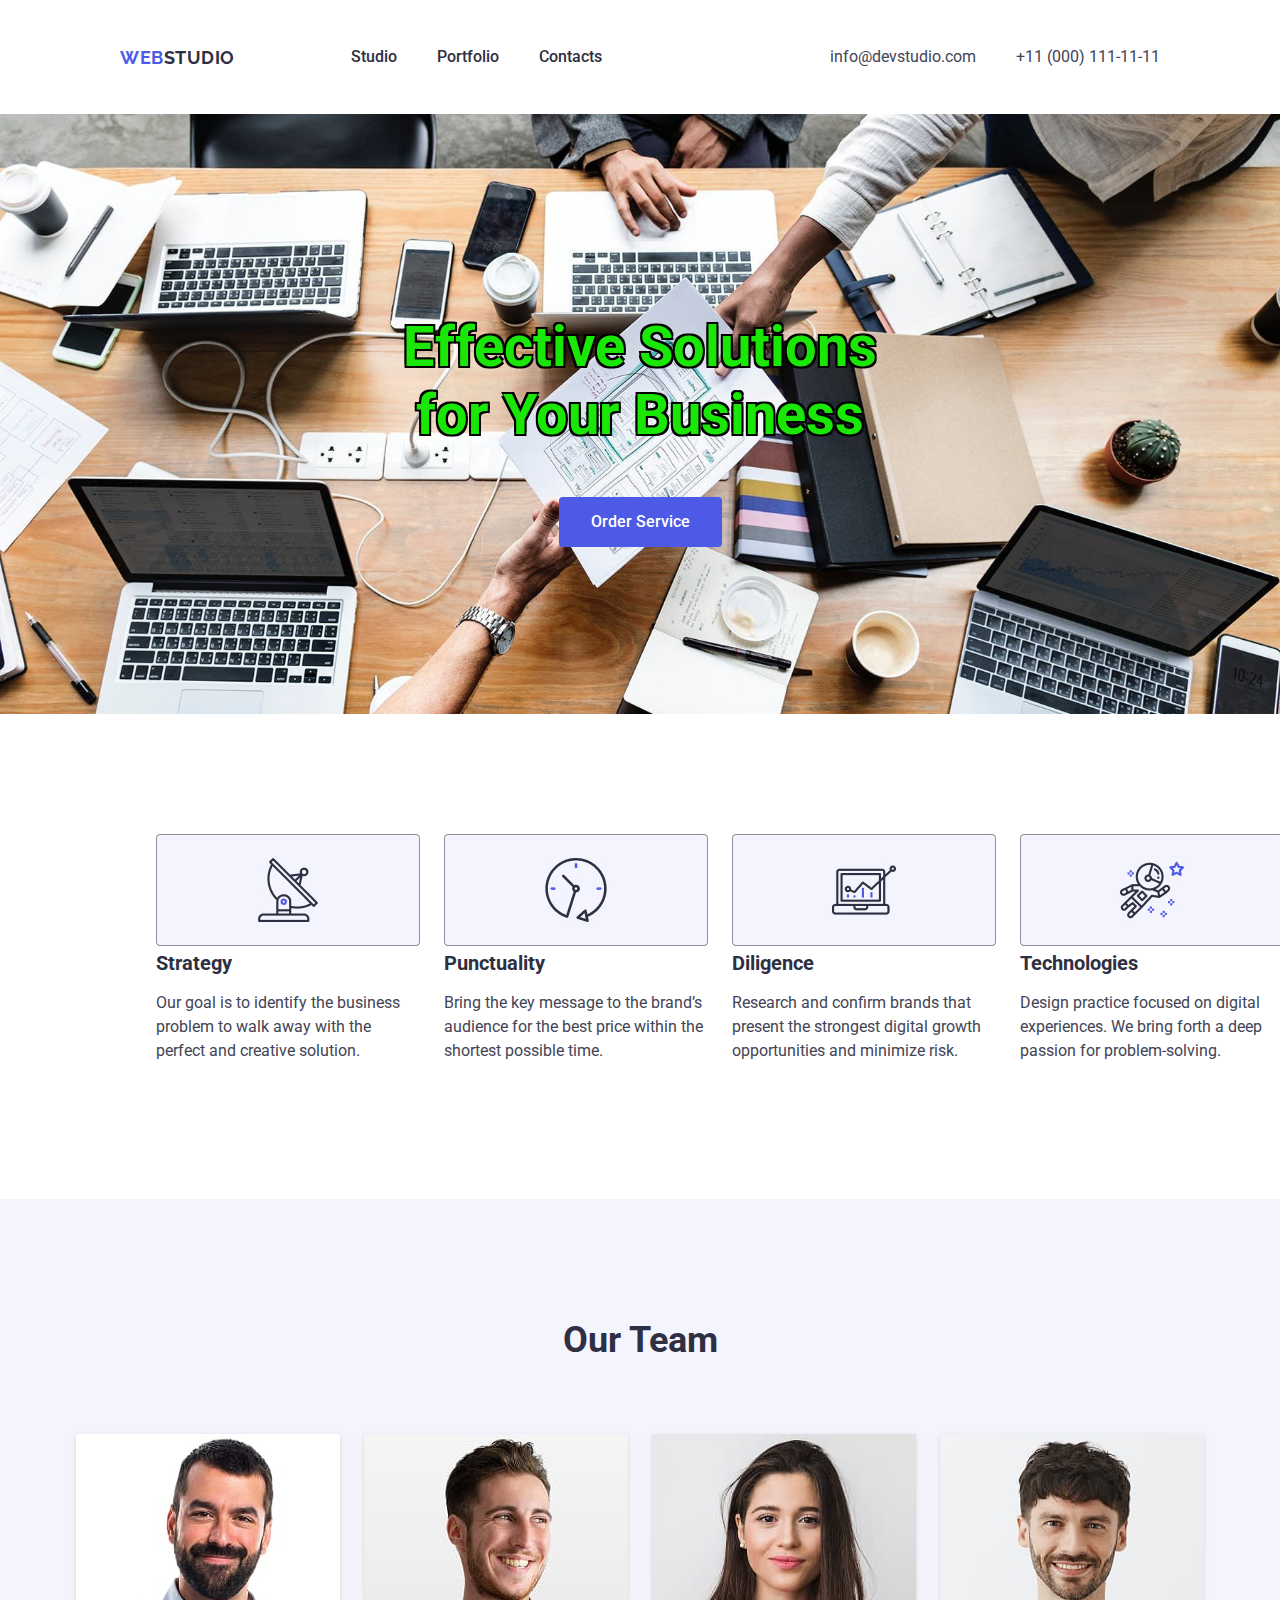
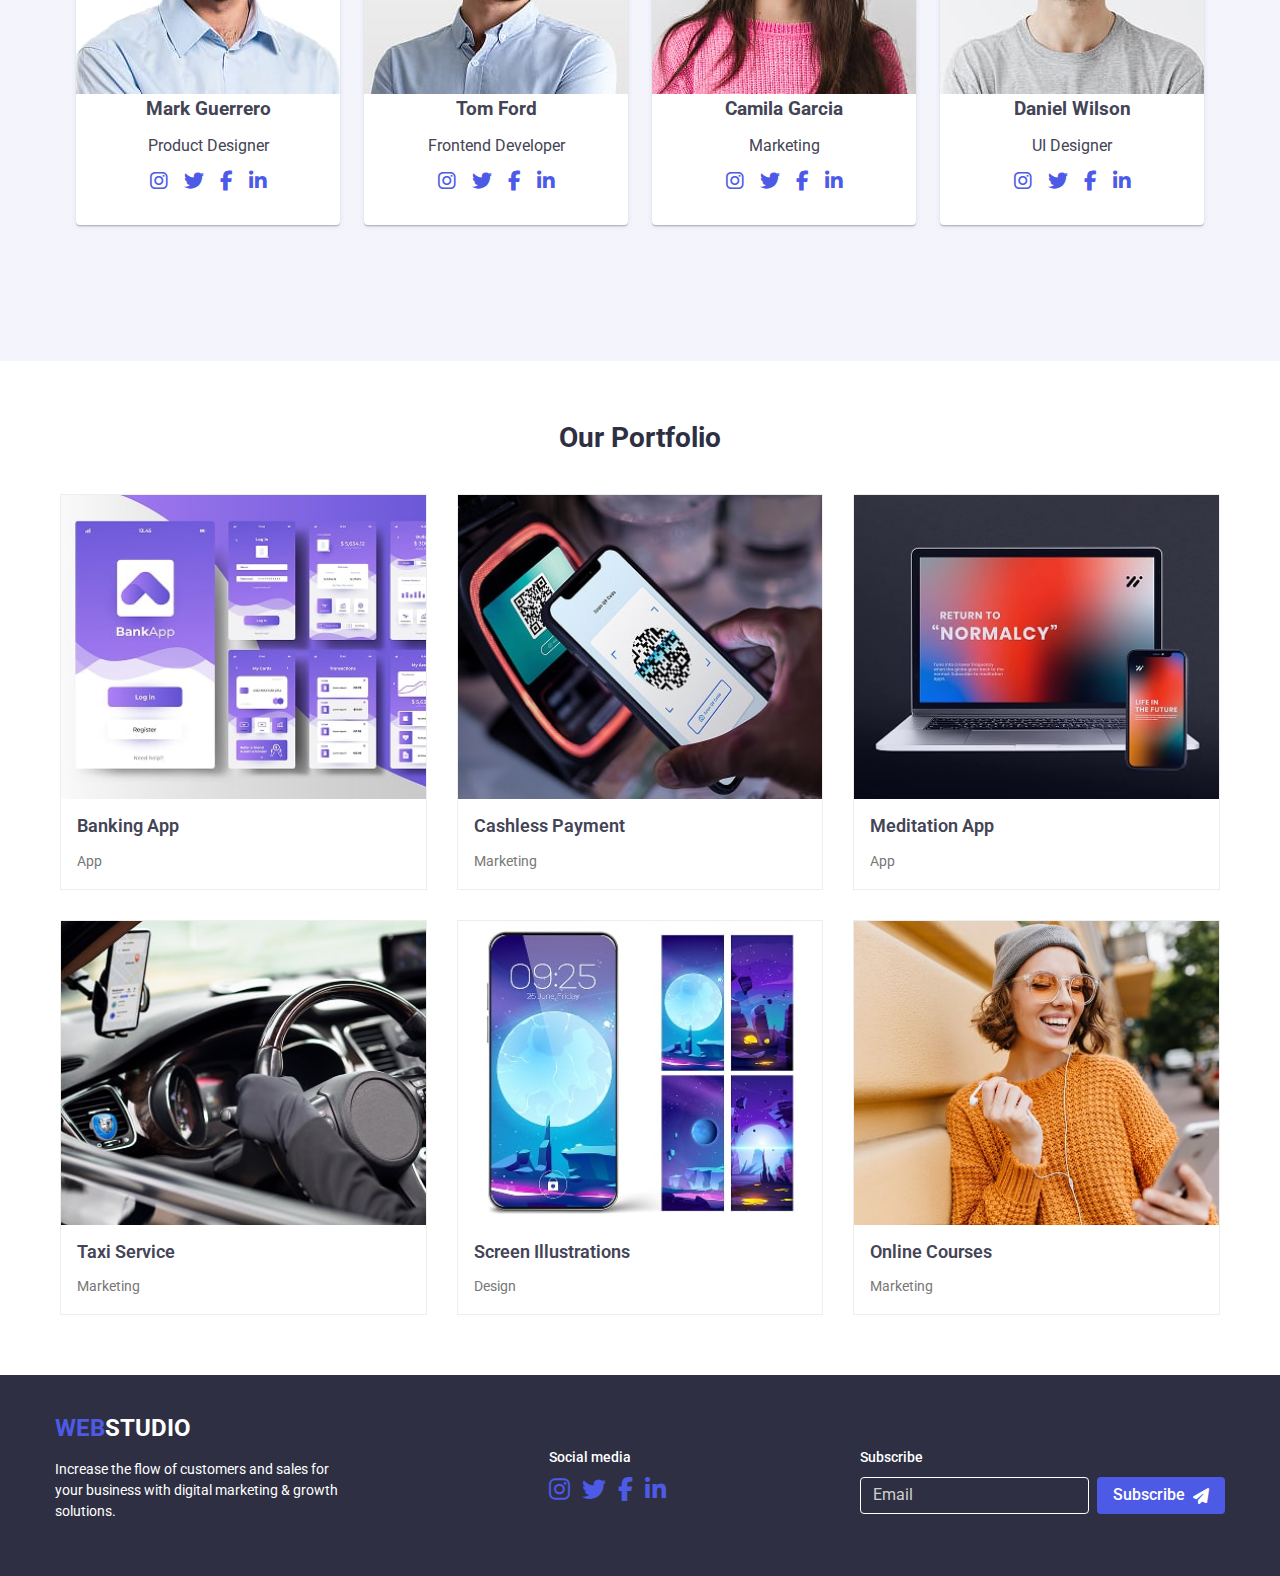
<file: docs/index.html>
<!DOCTYPE html>
<html lang="en">

<head>
    <meta charset="UTF-8" />
    <meta name="viewport" content="width=device-width, initial-scale=1.0" />
    <title>WebStudio</title>
    <link rel="stylesheet" href="https://cdnjs.cloudflare.com/ajax/libs/modern-normalize/3.0.1/modern-normalize.css"
        integrity="sha512-..." crossorigin="anonymous" referrerpolicy="no-referrer" />

    <link href="https://fonts.googleapis.com/css2?family=Raleway:wght@700&family=Roboto:wght@400;500;700&display=swap"
        rel="stylesheet">
    <link rel="stylesheet" href="https://cdnjs.cloudflare.com/ajax/libs/font-awesome/6.5.0/css/all.min.css">
    <link rel="stylesheet" href="css/styles.css" />

</head>

<body>
    <header class="header">

        <nav class="nav">
            <a href="./index.html" class="logo-top">WEB<span class="logo-accent">STUDIO</span></a>

            <ul class="nav-list">
                <li><a href="./index.html" class="nav-link">Studio</a></li>
                <li><a href="portfolio.html" class="nav-link">Portfolio</a></li>
                <li><a href="contacts.html" class="nav-link">Contacts</a></li>
            </ul>

        </nav>
        <address>
            <ul class="contacts">
                <li>
                    <a href="mailto:info@devstudio.com" class="contact-link">info@devstudio.com</a>
                </li>
                <li>
                    <a href="tel:+110001111111" class="contact-link">+11 (000) 111-11-11</a>
                </li>
            </ul>
        </address>
    </header>

    <main>
        <section class="hero">
            <img class="hero-bg" src="images/hero-image.jpg" alt="hero_background" />
            <h1 class="hero-title">Effective Solutions <br>for Your Business</h1>
            <button class="hero-button" type="button">Order Service</button>
        </section>

        <section class="advantages-section">
            <h2 hidden>Our Advantages</h2>
            <ul class="advantages-list">
                <li class="advantages-item">
                    <img src="images/Icon-1.jpg" width="264" alt="Strategy" />
                    <h3 class="advantages-title">Strategy</h3>
                    <p class="advantages-text">
                        Our goal is to identify the business problem to walk away with the
                        perfect and creative solution.
                    </p>
                </li>
                <li class="advantages-item">
                    <img src="images/Icon-2.jpg" width="264" alt="Punctuality" />
                    <h3 class="advantages-title">Punctuality</h3>
                    <p class="advantages-text">
                        Bring the key message to the brand’s audience for the best price
                        within the shortest possible time.
                    </p>
                </li>
                <li class="advantages-item">
                    <img src="images/Icon-3.jpg" width="264" alt="Diligence" />
                    <h3 class="advantages-title">Diligence</h3>
                    <p class="advantages-text">
                        Research and confirm brands that present the strongest digital
                        growth opportunities and minimize risk.
                    </p>
                </li>
                <li class="advantages-item">
                    <img src="images/Icon-4.jpg" width="264" alt="Technologies" />
                    <h3 class="advantages-title">Technologies</h3>
                    <p class="advantages-text">
                        Design practice focused on digital experiences. We bring forth a
                        deep passion for problem-solving.
                    </p>
                </li>
            </ul>
        </section>

        <section class="team-section">
            <h2>Our Team</h2>
            <ul class="team-list">
                <li class="team-card">
                    <img src="images/mark-guerrero.jpg" width="264" alt="Mark Guerrero smiling" />
                    <h3>Mark Guerrero</h3>
                    <p>Product Designer</p>
                    <ul class="team-social">
                        <li><a href="https://www.instagram.com/"><i class="fab fa-instagram"></i></a></li>
                        <li><a href="https://x.com/?lang=uk"><i class="fab fa-twitter"></i></a></li>
                        <li><a href="https://www.facebook.com/"><i class="fab fa-facebook-f"></i></a></li>
                        <li><a href="https://ua.linkedin.com/"><i class="fab fa-linkedin-in"></i></a></li>
                    </ul>
                </li>

                <li class="team-card">
                    <img src="images/tom-ford.jpg" width="264" alt="Tom Ford smiling" />
                    <h3>Tom Ford</h3>
                    <p>Frontend Developer</p>
                    <ul class="team-social">
                        <li><a href="https://www.instagram.com/"><i class="fab fa-instagram"></i></a></li>
                        <li><a href="https://x.com/?lang=uk"><i class="fab fa-twitter"></i></a></li>
                        <li><a href="https://www.facebook.com/"><i class="fab fa-facebook-f"></i></a></li>
                        <li><a href="https://ua.linkedin.com/"><i class="fab fa-linkedin-in"></i></a></li>
                    </ul>
                </li>

                <li class="team-card">
                    <img src="images/camila-garcia.jpg" width="264" alt="Camila Garcia smiling" />
                    <h3>Camila Garcia</h3>
                    <p>Marketing</p>
                    <ul class="team-social">
                        <li><a href="https://www.instagram.com/"><i class="fab fa-instagram"></i></a></li>
                        <li><a href="https://x.com/?lang=uk"><i class="fab fa-twitter"></i></a></li>
                        <li><a href="https://www.facebook.com/"><i class="fab fa-facebook-f"></i></a></li>
                        <li><a href="https://ua.linkedin.com/"><i class="fab fa-linkedin-in"></i></a></li>
                    </ul>
                </li>

                <li class="team-card">
                    <img src="images/daniel-wilson.jpg" width="264" alt="Daniel Wilson smiling" />
                    <h3>Daniel Wilson</h3>
                    <p>UI Designer</p>
                    <ul class="team-social">
                        <li><a href="https://www.instagram.com/"><i class="fab fa-instagram"></i></a></li>
                        <li><a href="https://x.com/?lang=uk"><i class="fab fa-twitter"></i></a></li>
                        <li><a href="https://www.facebook.com/"><i class="fab fa-facebook-f"></i></a></li>
                        <li><a href="https://ua.linkedin.com/"><i class="fab fa-linkedin-in"></i></a></li>
                    </ul>
                </li>
            </ul>

        </section>

        <section class="portfolio-section">
            <h2 class="portfolio-title">Our Portfolio</h2>
            <ul class="portfolio-list">
                <li class="portfolio-item">
                    <img src="images/banking-app.jpg" alt="Banking App" />
                    <h3 class="portfolio-name">Banking App</h3>
                    <p class="portfolio-category">App</p>
                </li>
                <li class="portfolio-item">
                    <img src="images/cashless-payment.jpg" alt="Cashless Payment" />
                    <h3 class="portfolio-name">Cashless Payment</h3>
                    <p class="portfolio-category">Marketing</p>
                </li>
                <li class="portfolio-item">
                    <img src="images/meditation-app.jpg" alt="Meditation App" />
                    <h3 class="portfolio-name">Meditation App</h3>
                    <p class="portfolio-category">App</p>
                </li>
                <li class="portfolio-item">
                    <img src="images/taxi-service.jpg" alt="Taxi Service" />
                    <h3 class="portfolio-name">Taxi Service</h3>
                    <p class="portfolio-category">Marketing</p>
                </li>
                <li class="portfolio-item">
                    <img src="images/screen-illustrations.jpg" alt="Screen Illustrations" />
                    <h3 class="portfolio-name">Screen Illustrations</h3>
                    <p class="portfolio-category">Design</p>
                </li>
                <li class="portfolio-item">
                    <img src="images/online-courses.jpg" alt="Online Courses" />
                    <h3 class="portfolio-name">Online Courses</h3>
                    <p class="portfolio-category">Marketing</p>
                </li>
            </ul>
        </section>

    </main>

    <footer class="footer">
        <section class="footer-container">

            <section class="footer-logo">
                <a href="#" class="logo"><span class="logo-blue">WEB</span>STUDIO</a>
                <p class="footer-text">
                    Increase the flow of customers and sales for your business with digital marketing & growth
                    solutions.
                </p>
            </section>

            <section class="footer-social">
                <p class="footer-title">Social media</p>
                <ul class="social-list">
                    <li><a href="https://www.instagram.com/"><i class="fab fa-instagram"></i></a></li>
                    <li><a href="https://x.com/?lang=uk"><i class="fab fa-twitter"></i></a></li>
                    <li><a href="https://www.facebook.com/"><i class="fab fa-facebook-f"></i></a></li>
                    <li><a href="https://ua.linkedin.com/"><i class="fab fa-linkedin-in"></i></a></li>
                </ul>
            </section>

            <section class="footer-subscribe">
                <p class="footer-title">Subscribe</p>
                <form class="subscribe-form">
                    <input type="email" name="email" placeholder="Email" required>
                    <button type="submit">
                        Subscribe
                        <i class="fas fa-paper-plane"></i>
                    </button>
                </form>
            </section>

        </section>
    </footer>

</body>

</html>
</file>
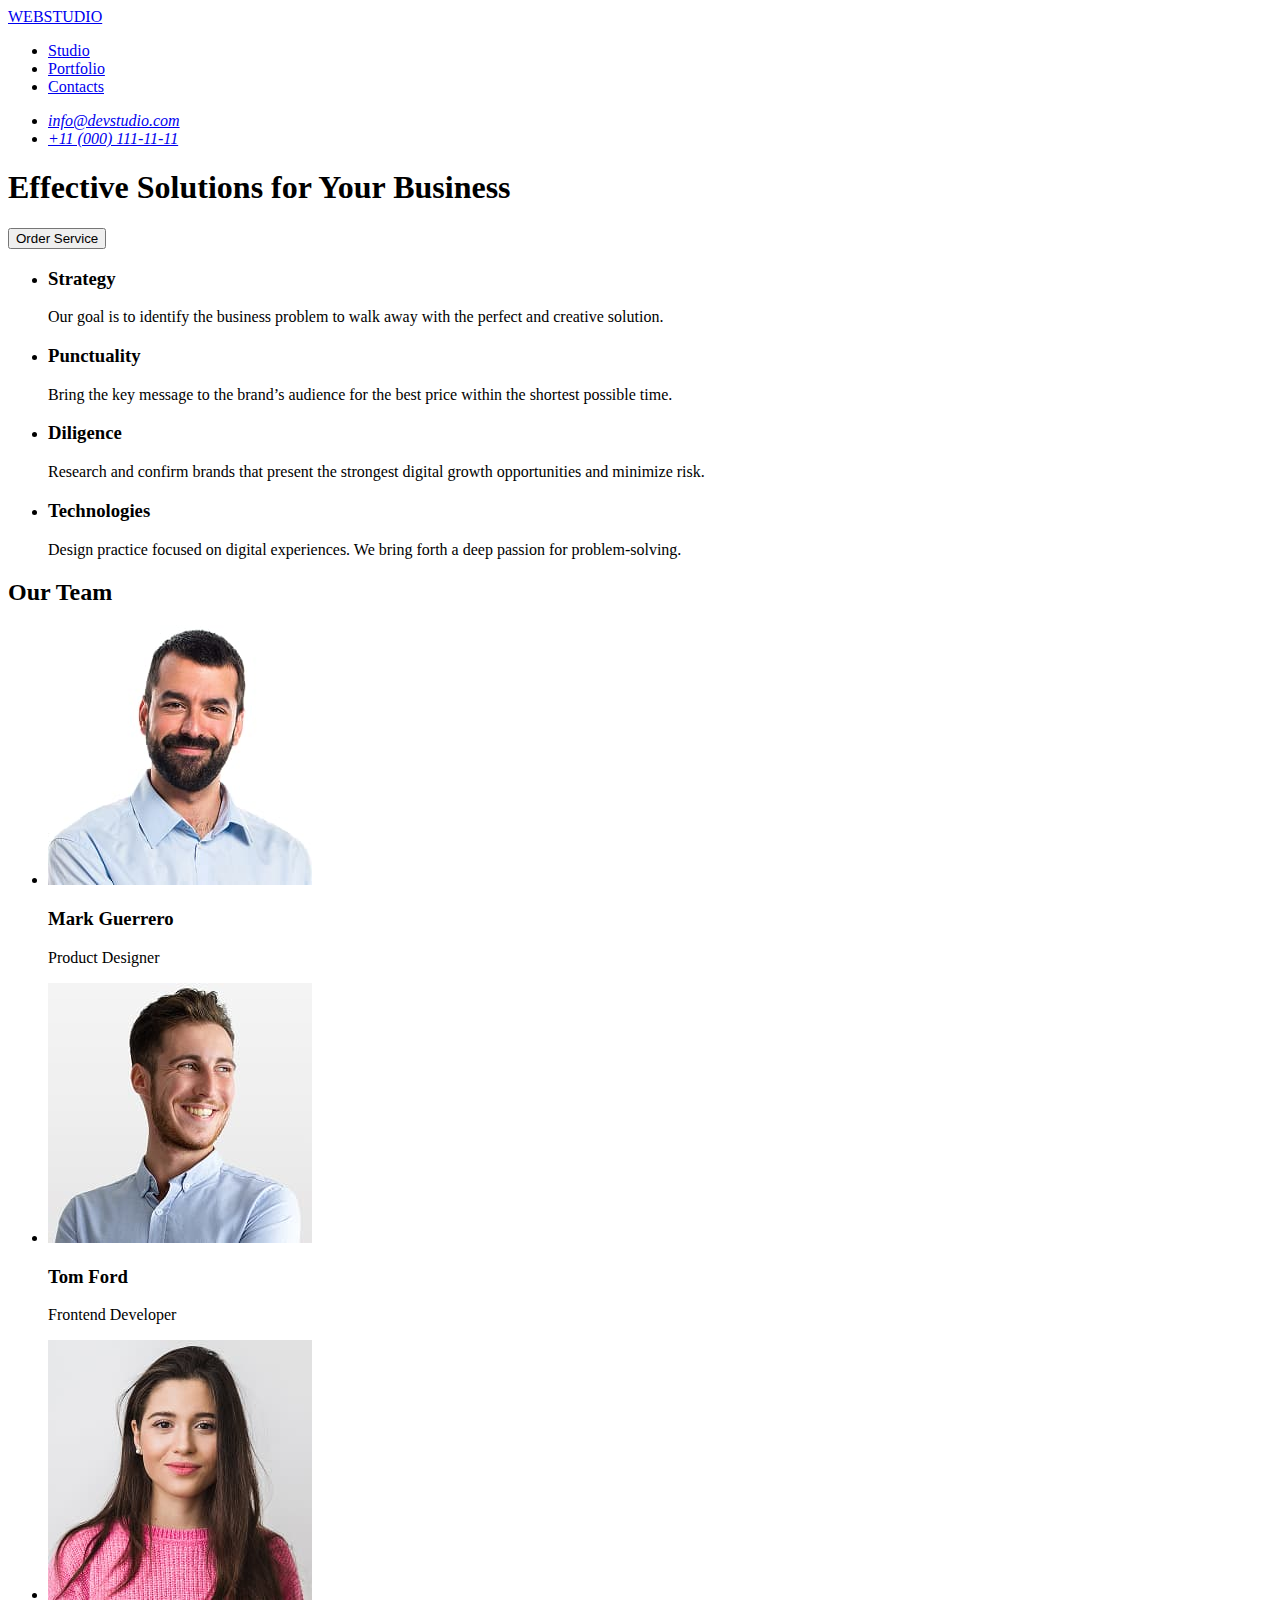
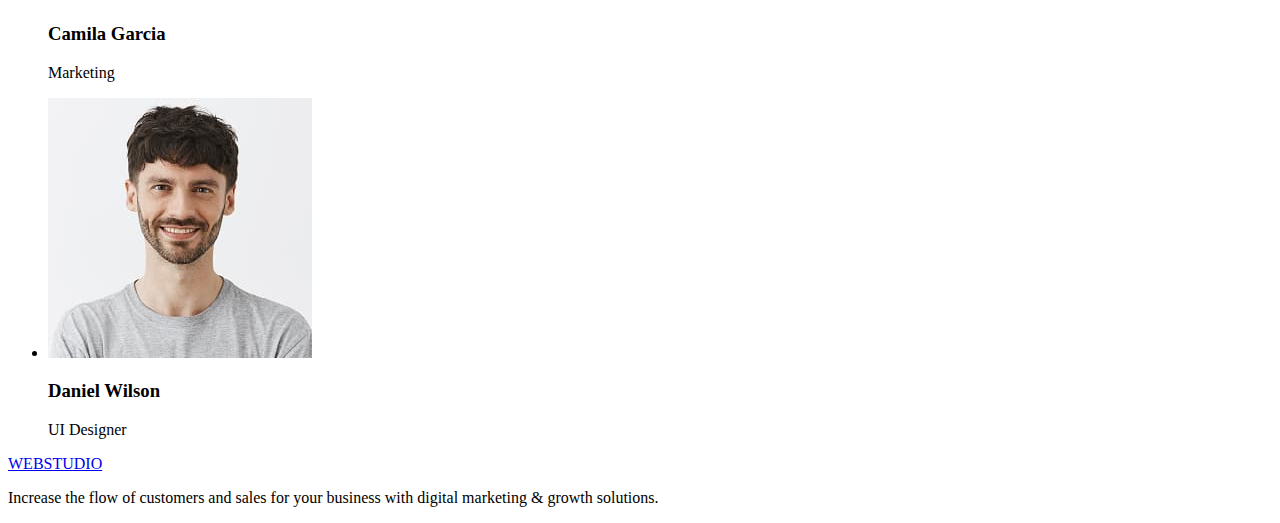
<file: WEBSTUDIO 1/index.html>
<!DOCTYPE html>
<html lang="en">

<head>
    <meta charset="UTF-8" />
    <meta name="viewport" content="width=device-width, initial-scale=1.0" />
    <title>WebStudio</title>
</head>

<body>
    <header>

        <nav>
            <a href="./index.html">WEBSTUDIO</a>
            <ul>
                <li><a href="#">Studio</a></li>
                <li><a href="#">Portfolio</a></li>
                <li><a href="#">Contacts</a></li>
            </ul>
        </nav>
        <address>
            <ul>
                <li>
                    <a href="mailto:info@devstudio.com">info@devstudio.com</a>
                </li>
                <li>
                    <a href="tel:+110001111111">+11 (000) 111-11-11</a>
                </li>
            </ul>
        </address>
    </header>

    <main>
        <section>
            <h1>Effective Solutions for Your Business</h1>
            <button type="button">Order Service</button>
        </section>

        <section>
            <h2 hidden>Our Advantages</h2>
            <ul>
                <li>
                    <h3>Strategy</h3>
                    <p>
                        Our goal is to identify the business problem to walk away with the
                        perfect and creative solution.
                    </p>
                </li>
                <li>
                    <h3>Punctuality</h3>
                    <p>
                        Bring the key message to the brand’s audience for the best price
                        within the shortest possible time.
                    </p>
                </li>
                <li>
                    <h3>Diligence</h3>
                    <p>
                        Research and confirm brands that present the strongest digital
                        growth opportunities and minimize risk.
                    </p>
                </li>
                <li>
                    <h3>Technologies</h3>
                    <p>
                        Design practice focused on digital experiences. We bring forth a
                        deep passion for problem-solving.
                    </p>
                </li>
            </ul>
        </section>

        <section>
            <h2>Our Team</h2>
            <ul>
                <li>
                    <img src="images/mark-guerrero.jpg" width="264" alt="Mark Guerrero smiling" />
                    <h3>Mark Guerrero</h3>
                    <p>Product Designer</p>
                </li>
                <li>
                    <img src="images/tom-ford.jpg" width="264" alt="Tom Ford smiling" />
                    <h3>Tom Ford</h3>
                    <p>Frontend Developer</p>
                </li>
                <li>
                    <img src="images/camila-garcia.jpg" width="264" alt="Camila Garcia smiling" />
                    <h3>Camila Garcia</h3>
                    <p>Marketing</p>
                </li>
                <li>
                    <img src="images/daniel-wilson.jpg" width="264" alt="Daniel Wilson smiling" />
                    <h3>Daniel Wilson</h3>
                    <p>UI Designer</p>
                </li>
            </ul>
        </section>
    </main>

    <footer>
        <a href="./index.html">WEBSTUDIO</a>
        <p>
            Increase the flow of customers and sales for your business with digital
            marketing & growth solutions.
        </p>
    </footer>
</body>

</html>
</file>
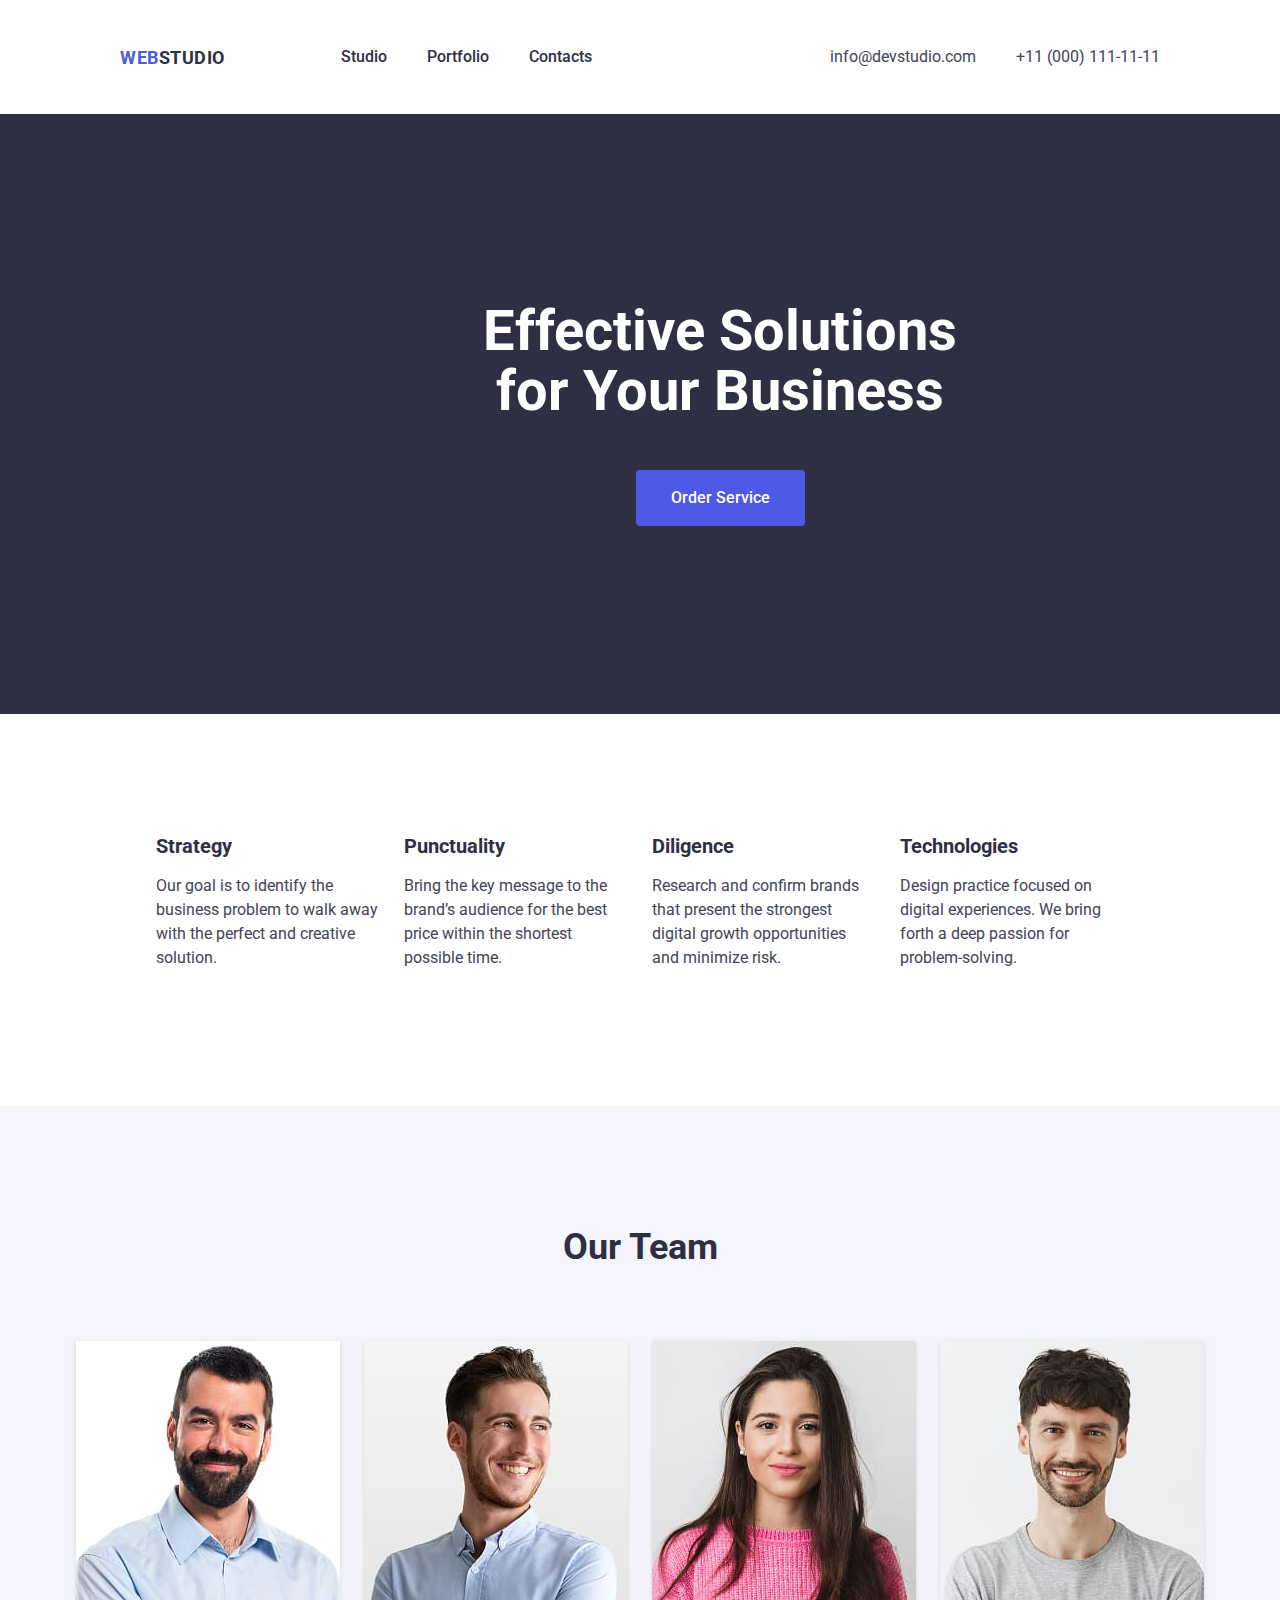
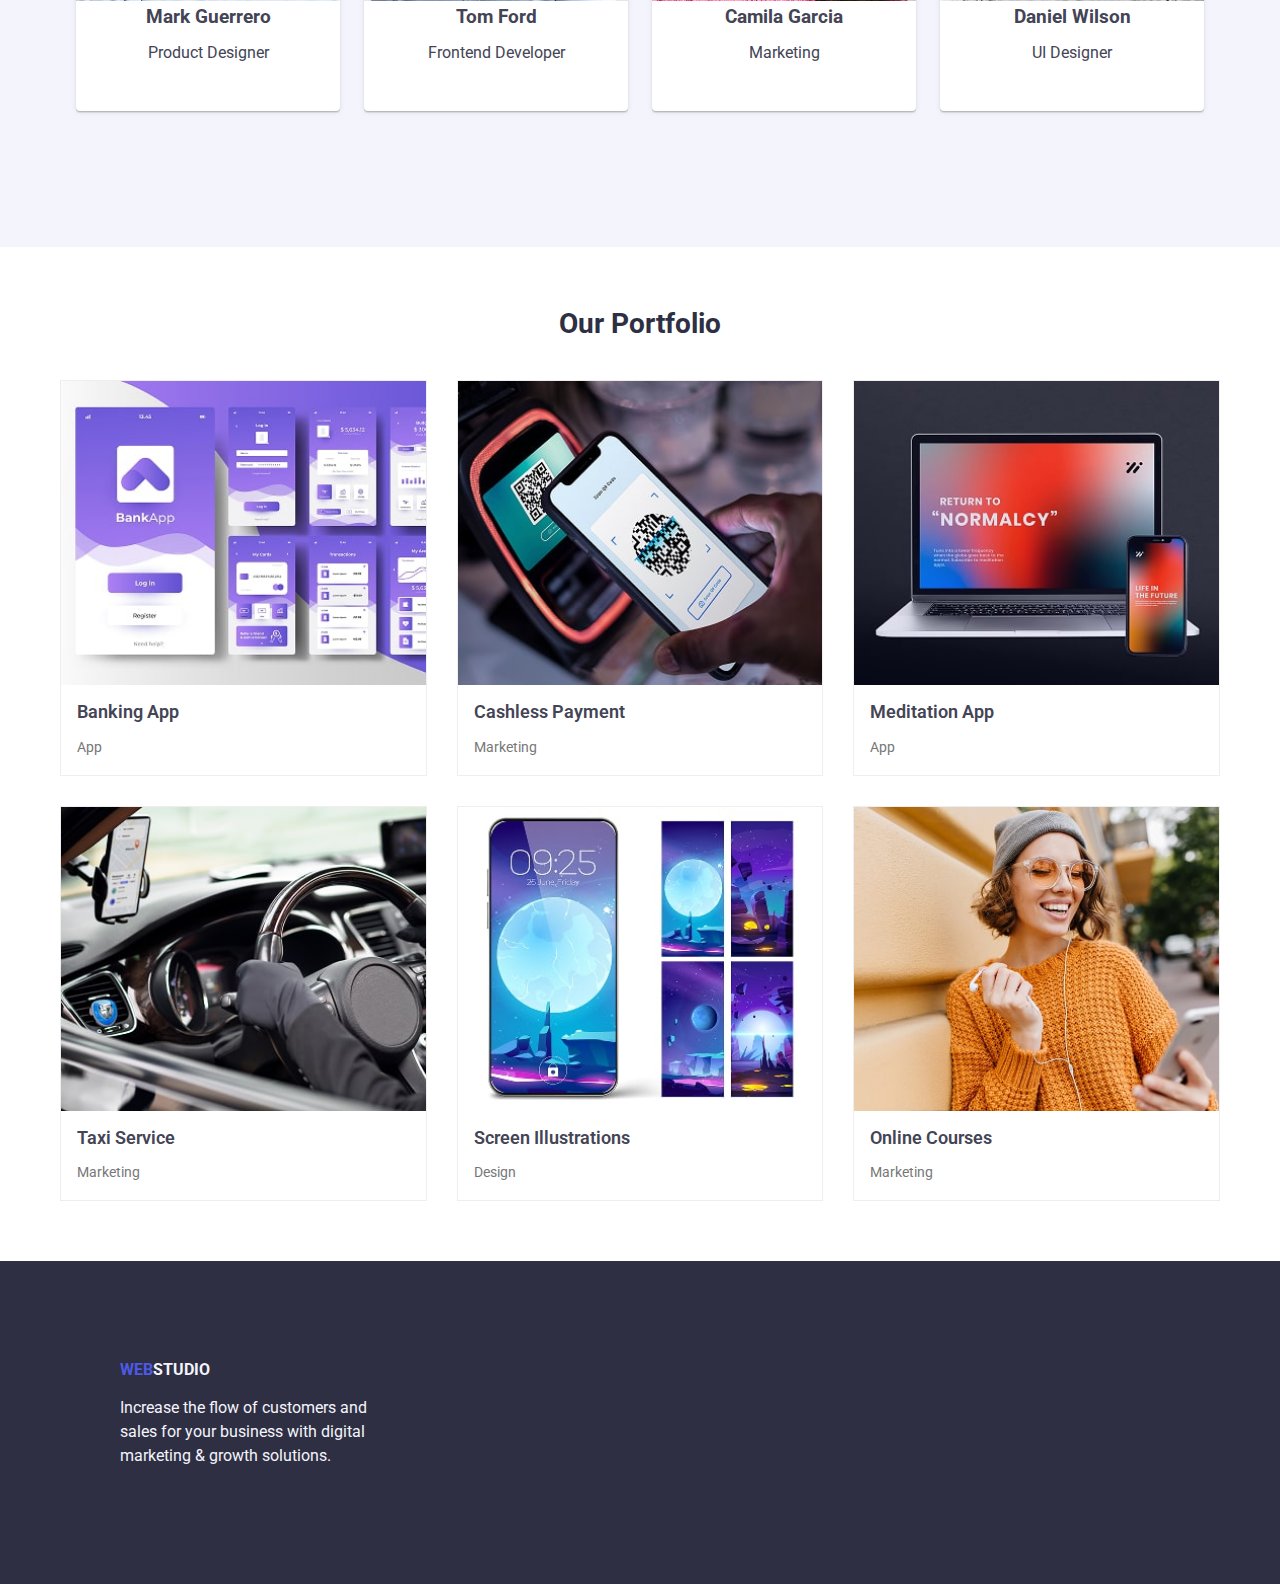
<file: WEBSTUDIO 2/index.html>
<!DOCTYPE html>
<html lang="en">

<head>
    <meta charset="UTF-8" />
    <meta name="viewport" content="width=device-width, initial-scale=1.0" />
    <title>WebStudio</title>
    <link rel="stylesheet" href="https://cdnjs.cloudflare.com/ajax/libs/modern-normalize/3.0.1/modern-normalize.css"
        integrity="sha512-..." crossorigin="anonymous" referrerpolicy="no-referrer" />

    <link href="https://fonts.googleapis.com/css2?family=Raleway:wght@700&family=Roboto:wght@400;500;700&display=swap"
        rel="stylesheet">
    <link rel="stylesheet" href="css/styles.css" />
</head>

<body>
    <header class="header">

        <nav class="nav">
            <a href="./index.html" class="logo">WEB<span class="logo-accent">STUDIO</span></a>
            <ul class="nav-list">
                <li><a href="#" class="nav-link">Studio</a></li>
                <li><a href="#" class="nav-link">Portfolio</a></li>
                <li><a href="#" class="nav-link">Contacts</a></li>
            </ul>
        </nav>
        <address>
            <ul class="contacts">
                <li>
                    <a href="mailto:info@devstudio.com" class="contact-link">info@devstudio.com</a>
                </li>
                <li>
                    <a href="tel:+110001111111" class="contact-link">+11 (000) 111-11-11</a>
                </li>
            </ul>
        </address>
    </header>

    <main>
        <section class="hero">
            <h1 class="hero-title">Effective Solutions for Your Business</h1>
            <button class="hero-button" type="button">Order Service</button>
        </section>

        <section class="advantages-section">
            <h2 hidden>Our Advantages</h2>
            <ul class="advantages-list">
                <li class="advantages-item">
                    <h3 class="advantages-title">Strategy</h3>
                    <p class="advantages-text">
                        Our goal is to identify the business problem to walk away with the
                        perfect and creative solution.
                    </p>
                </li>
                <li class="advantages-item">
                    <h3 class="advantages-title">Punctuality</h3>
                    <p class="advantages-text">
                        Bring the key message to the brand’s audience for the best price
                        within the shortest possible time.
                    </p>
                </li>
                <li class="advantages-item">
                    <h3 class="advantages-title">Diligence</h3>
                    <p class="advantages-text">
                        Research and confirm brands that present the strongest digital
                        growth opportunities and minimize risk.
                    </p>
                </li>
                <li class="advantages-item">
                    <h3 class="advantages-title">Technologies</h3>
                    <p class="advantages-text">
                        Design practice focused on digital experiences. We bring forth a
                        deep passion for problem-solving.
                    </p>
                </li>
            </ul>
        </section>

        <section class="team-section">
            <h2>Our Team</h2>
            <ul class="team-list">
                <li class="team-card">
                    <img src="images/mark-guerrero.jpg" width="264" alt="Mark Guerrero smiling" />
                    <h3>Mark Guerrero</h3>
                    <p>Product Designer</p>
                </li>
                <li class="team-card">
                    <img src="images/tom-ford.jpg" width="264" alt="Tom Ford smiling" />
                    <h3>Tom Ford</h3>
                    <p>Frontend Developer</p>
                </li>
                <li class="team-card">
                    <img src="images/camila-garcia.jpg" width="264" alt="Camila Garcia smiling" />
                    <h3>Camila Garcia</h3>
                    <p>Marketing</p>
                </li>
                <li class="team-card">
                    <img src="images/daniel-wilson.jpg" width="264" alt="Daniel Wilson smiling" />
                    <h3>Daniel Wilson</h3>
                    <p>UI Designer</p>
                </li>
            </ul>
        </section>

        <section class="portfolio-section">
            <h2 class="portfolio-title">Our Portfolio</h2>
            <ul class="portfolio-list">
                <li class="portfolio-item">
                    <img src="images/banking-app.jpg" alt="Banking App" />
                    <h3 class="portfolio-name">Banking App</h3>
                    <p class="portfolio-category">App</p>
                </li>
                <li class="portfolio-item">
                    <img src="images/cashless-payment.jpg" alt="Cashless Payment" />
                    <h3 class="portfolio-name">Cashless Payment</h3>
                    <p class="portfolio-category">Marketing</p>
                </li>
                <li class="portfolio-item">
                    <img src="images/meditation-app.jpg" alt="Meditation App" />
                    <h3 class="portfolio-name">Meditation App</h3>
                    <p class="portfolio-category">App</p>
                </li>
                <li class="portfolio-item">
                    <img src="images/taxi-service.jpg" alt="Taxi Service" />
                    <h3 class="portfolio-name">Taxi Service</h3>
                    <p class="portfolio-category">Marketing</p>
                </li>
                <li class="portfolio-item">
                    <img src="images/screen-illustrations.jpg" alt="Screen Illustrations" />
                    <h3 class="portfolio-name">Screen Illustrations</h3>
                    <p class="portfolio-category">Design</p>
                </li>
                <li class="portfolio-item">
                    <img src="images/online-courses.jpg" alt="Online Courses" />
                    <h3 class="portfolio-name">Online Courses</h3>
                    <p class="portfolio-category">Marketing</p>
                </li>
            </ul>
        </section>

    </main>

    <footer class="footer">
        <a href="./index.html" class="footer-logo">WEB<span class="footer-logo-accent">STUDIO</span> </a>
        <p class="footer-text">
            Increase the flow of customers and sales for your business with digital
            marketing & growth solutions.
        </p>
    </footer>
</body>

</html>
</file>
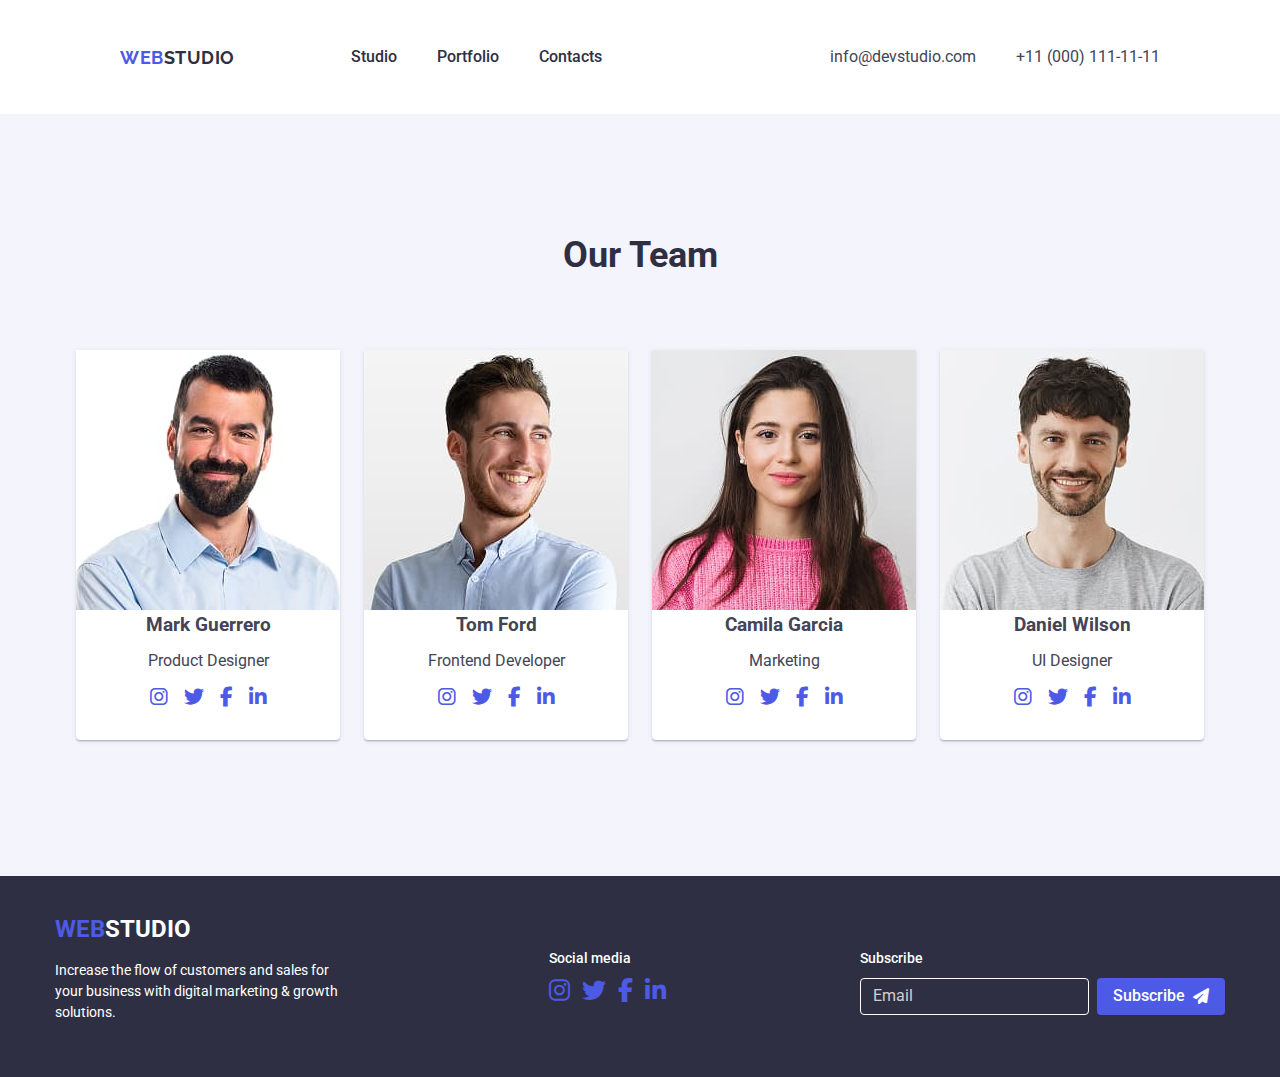
<file: docs/contacts.html>
<!DOCTYPE html>
<html lang="en">

<head>
    <meta charset="UTF-8" />
    <meta name="viewport" content="width=device-width, initial-scale=1.0" />
    <title>WebStudio</title>
    <link rel="stylesheet" href="https://cdnjs.cloudflare.com/ajax/libs/modern-normalize/3.0.1/modern-normalize.css"
        integrity="sha512-..." crossorigin="anonymous" referrerpolicy="no-referrer" />

    <link href="https://fonts.googleapis.com/css2?family=Raleway:wght@700&family=Roboto:wght@400;500;700&display=swap"
        rel="stylesheet">
    <link rel="stylesheet" href="https://cdnjs.cloudflare.com/ajax/libs/font-awesome/6.5.0/css/all.min.css">
    <link rel="stylesheet" href="css/styles.css" />


</head>

<body>
    <header class="header">

        <nav class="nav">
            <a href="./index.html" class="logo-top">WEB<span class="logo-accent">STUDIO</span></a>

            <ul class="nav-list">
                <li><a href="./index.html" class="nav-link">Studio</a></li>
                <li><a href="portfolio.html" class="nav-link">Portfolio</a></li>
                <li><a href="contacts.html" class="nav-link">Contacts</a></li>
            </ul>
        </nav>
        <address>
            <ul class="contacts">
                <li>
                    <a href="mailto:info@devstudio.com" class="contact-link">info@devstudio.com</a>
                </li>
                <li>
                    <a href="tel:+110001111111" class="contact-link">+11 (000) 111-11-11</a>
                </li>
            </ul>
        </address>
    </header>

    <main>

        <section class="team-section">
            <h2>Our Team</h2>
            <ul class="team-list">
                <li class="team-card">
                    <img src="images/mark-guerrero.jpg" width="264" alt="Mark Guerrero smiling" />
                    <h3>Mark Guerrero</h3>
                    <p>Product Designer</p>
                    <ul class="team-social">
                        <li><a href="https://www.instagram.com/"><i class="fab fa-instagram"></i></a></li>
                        <li><a href="https://x.com/?lang=uk"><i class="fab fa-twitter"></i></a></li>
                        <li><a href="https://www.facebook.com/"><i class="fab fa-facebook-f"></i></a></li>
                        <li><a href="https://ua.linkedin.com/"><i class="fab fa-linkedin-in"></i></a></li>
                    </ul>
                </li>

                <li class="team-card">
                    <img src="images/tom-ford.jpg" width="264" alt="Tom Ford smiling" />
                    <h3>Tom Ford</h3>
                    <p>Frontend Developer</p>
                    <ul class="team-social">
                        <li><a href="https://www.instagram.com/"><i class="fab fa-instagram"></i></a></li>
                        <li><a href="https://x.com/?lang=uk"><i class="fab fa-twitter"></i></a></li>
                        <li><a href="https://www.facebook.com/"><i class="fab fa-facebook-f"></i></a></li>
                        <li><a href="https://ua.linkedin.com/"><i class="fab fa-linkedin-in"></i></a></li>
                    </ul>
                </li>

                <li class="team-card">
                    <img src="images/camila-garcia.jpg" width="264" alt="Camila Garcia smiling" />
                    <h3>Camila Garcia</h3>
                    <p>Marketing</p>
                    <ul class="team-social">
                        <li><a href="https://www.instagram.com/"><i class="fab fa-instagram"></i></a></li>
                        <li><a href="https://x.com/?lang=uk"><i class="fab fa-twitter"></i></a></li>
                        <li><a href="https://www.facebook.com/"><i class="fab fa-facebook-f"></i></a></li>
                        <li><a href="https://ua.linkedin.com/"><i class="fab fa-linkedin-in"></i></a></li>
                    </ul>
                </li>

                <li class="team-card">
                    <img src="images/daniel-wilson.jpg" width="264" alt="Daniel Wilson smiling" />
                    <h3>Daniel Wilson</h3>
                    <p>UI Designer</p>
                    <ul class="team-social">
                        <li><a href="https://www.instagram.com/"><i class="fab fa-instagram"></i></a></li>
                        <li><a href="https://x.com/?lang=uk"><i class="fab fa-twitter"></i></a></li>
                        <li><a href="https://www.facebook.com/"><i class="fab fa-facebook-f"></i></a></li>
                        <li><a href="https://ua.linkedin.com/"><i class="fab fa-linkedin-in"></i></a></li>
                    </ul>
                </li>
            </ul>

        </section>

    </main>

    <footer class="footer">
        <section class="footer-container">

            <section class="footer-logo">
                <a href="#" class="logo"><span class="logo-blue">WEB</span>STUDIO</a>
                <p class="footer-text">
                    Increase the flow of customers and sales for your business with digital marketing & growth
                    solutions.
                </p>
            </section>

            <section class="footer-social">
                <p class="footer-title">Social media</p>
                <ul class="social-list">
                    <li><a href="https://www.instagram.com/"><i class="fab fa-instagram"></i></a></li>
                    <li><a href="https://x.com/?lang=uk"><i class="fab fa-twitter"></i></a></li>
                    <li><a href="https://www.facebook.com/"><i class="fab fa-facebook-f"></i></a></li>
                    <li><a href="https://ua.linkedin.com/"><i class="fab fa-linkedin-in"></i></a></li>
                </ul>
            </section>

            <section class="footer-subscribe">
                <p class="footer-title">Subscribe</p>
                <form class="subscribe-form">
                    <input type="email" name="email" placeholder="Email" required>
                    <button type="submit">
                        Subscribe
                        <i class="fas fa-paper-plane"></i>
                    </button>
                </form>
            </section>

        </section>
    </footer>

</body>

</html>
</file>
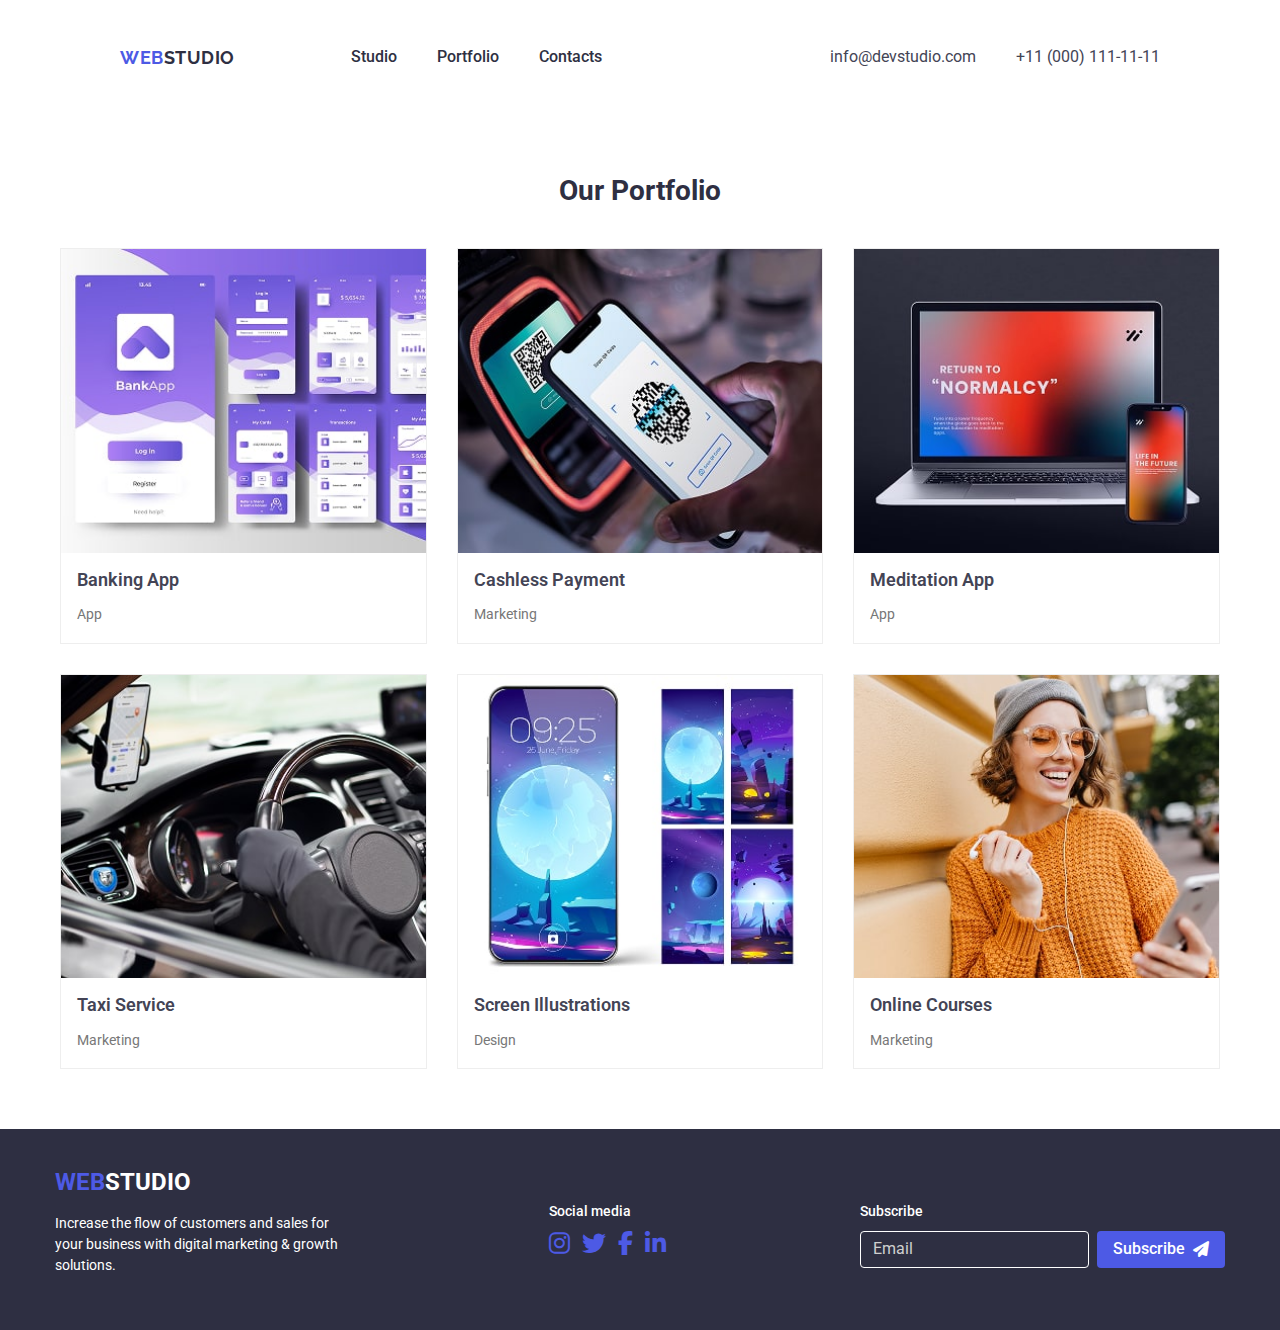
<file: docs/portfolio.html>
<!DOCTYPE html>
<html lang="en">

<head>
    <meta charset="UTF-8" />
    <meta name="viewport" content="width=device-width, initial-scale=1.0" />
    <title>WebStudio</title>
    <link rel="stylesheet" href="https://cdnjs.cloudflare.com/ajax/libs/modern-normalize/3.0.1/modern-normalize.css"
        integrity="sha512-..." crossorigin="anonymous" referrerpolicy="no-referrer" />

    <link href="https://fonts.googleapis.com/css2?family=Raleway:wght@700&family=Roboto:wght@400;500;700&display=swap"
        rel="stylesheet">
    <link rel="stylesheet" href="https://cdnjs.cloudflare.com/ajax/libs/font-awesome/6.5.0/css/all.min.css">
    <link rel="stylesheet" href="css/styles.css" />
</head>

<body>
    <header class="header">

        <nav class="nav">
            <a href="./index.html" class="logo-top">WEB<span class="logo-accent">STUDIO</span></a>

            <ul class="nav-list">
                <li><a href="./index.html" class="nav-link">Studio</a></li>
                <li><a href="portfolio.html" class="nav-link">Portfolio</a></li>
                <li><a href="contacts.html" class="nav-link">Contacts</a></li>
            </ul>
        </nav>
        <address>
            <ul class="contacts">
                <li>
                    <a href="mailto:info@devstudio.com" class="contact-link">info@devstudio.com</a>
                </li>
                <li>
                    <a href="tel:+110001111111" class="contact-link">+11 (000) 111-11-11</a>
                </li>
            </ul>
        </address>
    </header>
    <main>
        <section class="portfolio-section">
            <h2 class="portfolio-title">Our Portfolio</h2>
            <ul class="portfolio-list">
                <li class="portfolio-item">
                    <img src="images/banking-app.jpg" alt="Banking App" />
                    <h3 class="portfolio-name">Banking App</h3>
                    <p class="portfolio-category">App</p>
                </li>
                <li class="portfolio-item">
                    <img src="images/cashless-payment.jpg" alt="Cashless Payment" />
                    <h3 class="portfolio-name">Cashless Payment</h3>
                    <p class="portfolio-category">Marketing</p>
                </li>
                <li class="portfolio-item">
                    <img src="images/meditation-app.jpg" alt="Meditation App" />
                    <h3 class="portfolio-name">Meditation App</h3>
                    <p class="portfolio-category">App</p>
                </li>
                <li class="portfolio-item">
                    <img src="images/taxi-service.jpg" alt="Taxi Service" />
                    <h3 class="portfolio-name">Taxi Service</h3>
                    <p class="portfolio-category">Marketing</p>
                </li>
                <li class="portfolio-item">
                    <img src="images/screen-illustrations.jpg" alt="Screen Illustrations" />
                    <h3 class="portfolio-name">Screen Illustrations</h3>
                    <p class="portfolio-category">Design</p>
                </li>
                <li class="portfolio-item">
                    <img src="images/online-courses.jpg" alt="Online Courses" />
                    <h3 class="portfolio-name">Online Courses</h3>
                    <p class="portfolio-category">Marketing</p>
                </li>
            </ul>
        </section>
    </main>

    <footer class="footer">
        <section class="footer-container">

            <section class="footer-logo">
                <a href="#" class="logo"><span class="logo-blue">WEB</span>STUDIO</a>
                <p class="footer-text">
                    Increase the flow of customers and sales for your business with digital marketing & growth
                    solutions.
                </p>
            </section>

            <section class="footer-social">
                <p class="footer-title">Social media</p>
                <ul class="social-list">
                    <li><a href="https://www.instagram.com/"><i class="fab fa-instagram"></i></a></li>
                    <li><a href="https://x.com/?lang=uk"><i class="fab fa-twitter"></i></a></li>
                    <li><a href="https://www.facebook.com/"><i class="fab fa-facebook-f"></i></a></li>
                    <li><a href="https://ua.linkedin.com/"><i class="fab fa-linkedin-in"></i></a></li>
                </ul>
            </section>

            <section class="footer-subscribe">
                <p class="footer-title">Subscribe</p>
                <form class="subscribe-form">
                    <input type="email" name="email" placeholder="Email" required>
                    <button type="submit">
                        Subscribe
                        <i class="fas fa-paper-plane"></i>
                    </button>
                </form>
            </section>

        </section>
    </footer>
</body>
</file>
<file: docs/css/styles.css>
/* C5–C8: Шрифти та базові стилі */
body {
    font-family: 'Roboto', sans-serif;
    font-weight: 400;
    color: #434455;
    background-color: #ffffff;
    margin: 0;
}

/* C9–C10: Заголовки */
h1,
h2,
h3 {
    margin: 0;
    line-height: 1.2;
}

h1 {
    font-size: 56px;
    font-weight: 700;
    text-align: center;
    color: #ffffff;
}

h2 {
    font-size: 36px;
    font-weight: 700;
    text-align: center;
    color: #2e2f42;
}

/* A3: Групування стилів (наприклад, шапка) */
/* C1: Flex-розмітка для хедера */
.header {
    display: flex;
    justify-content: space-between;
    align-items: center;
    padding: 24px 120px;
    background-color: #ffffff;
}

/* C1: Flex для навігації */
.nav {
    display: flex;
    gap: 40px;
    list-style: none;
    padding: 0;
    margin: 0;
    align-items: center;
}

/* C11: Стилі логотипа */
.logo-top {
    font-family: "Raleway", sans-serif;
    font-weight: 700;
    font-size: 18px;
    line-height: 117%;
    letter-spacing: 0.03em;
    text-transform: uppercase;
    color: #4d5ae5;
    text-decoration: none;
}

.logo-accent {
    color: #2e2f42;
}

/* C2: Вирівнювання меню */
.nav-list {
    display: flex;
    gap: 40px;
    list-style: none;
    margin: 0;
    padding: 0;
    margin-left: 76px;
    font-size: 16px;
}

/* C3: Стилі посилань */
.nav-link {
    display: block;
    padding: 24px 0;
    text-decoration: none;
    color: #2e2f42;
    font-weight: 500;
    transition: color 250ms ease-in-out;
}

/* C4: Ховер/фокус ефекти */
.nav-link:hover,
.nav-link:focus,
.contact-link:hover,
.contact-link:focus {
    color: #404bbf;
}

/* C3: Активне посилання */
.nav-link.current {
    color: #404bbf;
    position: relative;
}

.nav-link.current::after {
    content: '';
    position: absolute;
    left: 0;
    bottom: -1px;
    width: 100%;
    height: 4px;
    background-color: #404bbf;
    border-radius: 2px;
}

/* C3: Контакти */
.contacts {
    display: flex;
    gap: 40px;
    list-style: none;
    margin: 0;
    padding: 0;
    font-style: normal;
}

.contact-link {
    text-decoration: none;
    color: #434455;
    transition: color 250ms ease-in-out;
}

.contact-link:hover,
.contact-link:focus {
    color: #404bbf;
}

/* C12: Hero-секція */
.hero {
    position: relative;
    width: 100%;
    max-width: 1440px;
    height: 600px;
    overflow: hidden;
    text-align: center;
}

.hero-bg {
    position: absolute;
    top: 0;
    left: 0;
    width: 100%;
    height: 100%;
    object-fit: cover;
    z-index: 1;
}

.hero-title,
.hero-button {
    position: relative;
    z-index: 2;
    color: #1ae707;

}

.hero-title {
    margin-top: 200px;
    font-size: 56px;
    font-weight: 700;
    text-align: center;
    line-height: 1.2;
    display: block;
    text-shadow:
        -2px -2px 0 #000,
        2px -2px 0 #000,
        -2px 2px 0 #000,
        2px 2px 0 #000;
}

.hero-button {
    margin-top: 48px;
    background-color: #4d5ae5;
    color: #ffffff;
    border: none;
    padding: 16px 32px;
    border-radius: 4px;
    font-weight: 500;
    cursor: pointer;
}

/* C13: Ховер/фокус для кнопки */
.hero-button:hover,
.hero-button:focus {
    background-color: #404bbf;
}

/* C12: Секція "Our Advantages" */
.advantages-section {
    padding: 120px 156px;
}

/* C12: Список переваг */
.advantages-list {
    display: flex;
    gap: 24px;
    list-style: none;
    margin: 0;
    padding: 0;
}

/* C12: Пункт списку */
.advantages-item {
    flex-basis: calc((100% - 72px) / 4);
    /* якщо 4 елементи */
}

/* C12: Заголовок пункту */
.advantages-title {
    font-weight: 700;
    font-size: 20px;
    line-height: 1.2;
    color: #2e2f42;
    margin-bottom: 8px;
    text-align: left;
}

/* C12: Текст пункту */
.advantages-text {
    font-weight: 400;
    font-size: 16px;
    line-height: 1.5;
    color: #434455;
    text-align: left;
}

/* C12: Секція "Our Team" */
.team-section {
    background-color: #f4f4fd;
    padding: 120px 0;
    text-align: center;
}

/* C12: Список команди */
.team-list {
    display: flex;
    justify-content: center;
    gap: 24px;
    list-style: none;
    padding: 0;
    margin-top: 72px;
}

/* C12: Картка команди */
.team-card {
    background-color: #ffffff;
    padding-bottom: 32px;
    border-radius: 0 0 4px 4px;
    box-shadow: 0px 2px 1px rgba(0, 0, 0, 0.08),
        0px 1px 1px rgba(0, 0, 0, 0.16), 0px 1px 6px rgba(0, 0, 0, 0.08);
}

.team-social {
    list-style: none;
    display: flex;
    justify-content: center;
    gap: 16px;
    padding: 0;
    margin-top: 12px;
}

.team-social li a i {
    font-size: 20px;
    color: #4d5ae5;
    /* синій початково */
    transition: color 0.3s ease;
}

.team-social li a:hover i {
    color: #00ff00;
    /* зелений при наведенні */
}

/* C13: Секція "Our Portfolio" */
.portfolio-section {
    padding: 60px 20px;
    background-color: #fff;
    max-width: 1200px;
    margin: 0 auto;
}

/* C13: Заголовок портфоліо */
.portfolio-title {
    text-align: center;
    font-size: 28px;
    font-weight: 700;
    margin-bottom: 40px;
}

/* C13: Список елементів портфоліо */
.portfolio-list {
    display: grid;
    grid-template-columns: repeat(auto-fit, minmax(280px, 1fr));
    gap: 30px;
    list-style: none;
    padding: 0;
    margin: 0;
}

/* C13: Елемент портфоліо */
.portfolio-item {
    border: 1px solid #eee;
    padding-bottom: 20px;
    background-color: #fff;
    transition: box-shadow 0.3s ease;
}

/* C13: Елемент портфоліо на ховер */
.portfolio-item:hover {
    box-shadow: 0 4px 12px rgba(0, 0, 0, 0.1);
}

/* C13: Зображення елемента портфоліо */
.portfolio-item img {
    width: 100%;
    height: auto;
    display: block;
}

/* C13: Назва елемента портфоліо */
.portfolio-name {
    font-size: 18px;
    font-weight: 600;
    margin: 16px;
}

/* C13: Категорія елемента портфоліо */
.portfolio-category {
    font-size: 14px;
    color: #777;
    margin: 0 16px;
}

/* C12: Футер */
.footer {
    background-color: #2e2f42;
    padding: 40px 0;
    color: #ffffff;
}

.footer-container {
    max-width: 1200px;
    margin: 0 auto;
    padding: 0 15px;
    display: flex;
    justify-content: space-between;
    align-items: flex-start;
    flex-wrap: wrap;
}

.footer-logo {
    max-width: 300px;
}

.logo {
    font-weight: bold;
    font-size: 24px;
    text-decoration: none;
    color: #ffffff;
}

.logo-blue {
    color: #4d5ae5;
}

.footer-text {
    margin-top: 16px;
    font-size: 14px;
    line-height: 1.5;
}

.footer-social,
.footer-subscribe {
    margin-top: 20px;
}

.footer-title {
    font-size: 14px;
    font-weight: 500;
    margin-bottom: 12px;
}

.social-list {
    display: flex;
    gap: 12px;
    padding: 0;
    margin: 0;
    list-style: none;
}

.social-list li a img {
    width: 24px;
    height: 24px;
}

.subscribe-form {
    display: flex;
    gap: 8px;
}

.subscribe-form input[type="email"] {
    padding: 8px 12px;
    border: 1px solid #ffffff;
    background-color: transparent;
    color: #ffffff;
    border-radius: 4px;
}

.subscribe-form input::placeholder {
    color: #cfcfcf;
}

.subscribe-form button {
    display: flex;
    align-items: center;
    padding: 8px 16px;
    background-color: #4d5ae5;
    color: #ffffff;
    border: none;
    border-radius: 4px;
    cursor: pointer;
    font-weight: 500;
}

.subscribe-form button img {
    margin-left: 8px;
    width: 16px;
    height: 16px;
}

.social-list li a i {
    font-size: 24px;
    color: #4d5ae5;
}

.subscribe-form button i {
    margin-left: 8px;
    font-size: 16px;
}

.social-list li a i {
    font-size: 24px;
    color: #4d5ae5;
    transition: color 0.3s ease;

}

.social-list li a:hover i {
    color: #00ff00;
}

/* Стилі для модального вікна */
.modal {
    display: none;
    /* Початково сховане */
    position: fixed;
    z-index: 999;
    left: 0;
    top: 0;
    width: 100%;
    height: 100%;
    overflow: auto;
    background-color: rgba(0, 0, 0, 0.5);
}

.modal-content {
    background-color: #fff;
    margin: 10% auto;
    padding: 20px;
    border-radius: 8px;
    width: 90%;
    max-width: 500px;
    position: relative;
}

.close {
    position: absolute;
    top: 10px;
    right: 20px;
    background: none;
    border: none;
    font-size: 30px;
    cursor: pointer;
}

/* Адаптив для екранів до 768px */
@media (max-width: 768px) {
    .header {
        flex-direction: column;
        padding: 16px 20px;
        gap: 12px;
        align-items: flex-start;
    }

    .nav {
        flex-direction: column;
        align-items: flex-start;
        gap: 12px;
    }

    .nav-list {
        flex-direction: column;
        margin-left: 0;
        gap: 12px;
    }

    .contacts {
        flex-direction: column;
        gap: 12px;
    }

    .hero {
        height: auto;
        padding: 60px 20px;
    }

    .hero-title {
        margin-top: 40px;
        font-size: 36px;
    }

    .hero-button {
        margin-top: 32px;
        width: 100%;
    }

    .advantages-section {
        padding: 60px 20px;
    }

    .advantages-list {
        flex-direction: column;
        gap: 24px;
    }

    .advantages-item {
        flex-basis: 100%;
    }

    .team-list {
        flex-direction: column;
        gap: 24px;
    }

    .portfolio-section {
        padding: 40px 10px;
    }

    .portfolio-title {
        font-size: 24px;
    }

    .portfolio-name {
        font-size: 16px;
    }

    .portfolio-category {
        font-size: 12px;
    }

    .footer-container {
        flex-direction: column;
        align-items: center;
        text-align: center;
        gap: 24px;
    }

    .subscribe-form {
        flex-direction: column;
        width: 100%;
    }

    .subscribe-form input[type="email"],
    .subscribe-form button {
        width: 100%;
    }
}
</file>
<file: WEBSTUDIO 2/css/styles.css>
/* C5–C8: Шрифти та базові стилі */
body {
    font-family: 'Roboto', sans-serif;
    font-weight: 400;
    color: #434455;
    background-color: #ffffff;
    margin: 0;
}

/* C9–C10: Заголовки */
h1,
h2,
h3 {
    margin: 0;
    line-height: 1.2;
}

h1 {
    font-size: 56px;
    font-weight: 700;
    text-align: center;
    color: #ffffff;
}

h2 {
    font-size: 36px;
    font-weight: 700;
    text-align: center;
    color: #2e2f42;
}

/* A3: Групування стилів (наприклад, шапка) */
/* C1: Flex-розмітка для хедера */
.header {
    display: flex;
    justify-content: space-between;
    align-items: center;
    padding: 24px 120px;
    background-color: #ffffff;
}

/* C1: Flex для навігації */
.nav {
    display: flex;
    gap: 40px;
    list-style: none;
    padding: 0;
    margin: 0;
    align-items: center;
}

/* C11: Стилі логотипа */
.logo {
    font-weight: 700;
    font-size: 18px;
    line-height: 117%;
    letter-spacing: 0.03em;
    text-transform: uppercase;
    color: #4d5ae5;
    text-decoration: none;
}

.logo-accent {
    color: #2e2f42;
}

/* C2: Вирівнювання меню */
.nav-list {
    display: flex;
    gap: 40px;
    list-style: none;
    margin: 0;
    padding: 0;
    margin-left: 76px;
    font-size: 16px;
}

/* C3: Стилі посилань */
.nav-link {
    display: block;
    padding: 24px 0;
    text-decoration: none;
    color: #2e2f42;
    font-weight: 500;
    transition: color 250ms ease-in-out;
}

/* C4: Ховер/фокус ефекти */
.nav-link:hover,
.nav-link:focus,
.contact-link:hover,
.contact-link:focus {
    color: #404bbf;
}

/* C3: Активне посилання */
.nav-link.current {
    color: #404bbf;
    position: relative;
}

.nav-link.current::after {
    content: '';
    position: absolute;
    left: 0;
    bottom: -1px;
    width: 100%;
    height: 4px;
    background-color: #404bbf;
    border-radius: 2px;
}

/* C3: Контакти */
.contacts {
    display: flex;
    gap: 40px;
    list-style: none;
    margin: 0;
    padding: 0;
    font-style: normal;
}

.contact-link {
    text-decoration: none;
    color: #434455;
    transition: color 250ms ease-in-out;
}

.contact-link:hover,
.contact-link:focus {
    color: #404bbf;
}

/* C12: Hero-секція */
.hero {
    background-color: #2e2f42;
    padding: 188px 0;
    text-align: center;
    width: 1440px;
}

/* C12: Заголовок hero-секції */
.hero-title {
    max-width: 496px;
    font-weight: 700;
    margin: 0 auto;
    text-align: center;
    font-size: 56px;
    line-height: 1.07;
    color: #fff;
}

/* C13: Кнопка */
.hero-button {
    margin-top: 48px;
    background-color: #4d5ae5;
    color: #ffffff;
    border: none;
    padding: 16px 32px;
    border-radius: 4px;
    font-weight: 500;
    cursor: pointer;
    width: 169px;
    height: 56px;
}

/* C13: Ховер/фокус для кнопки */
.hero-button:hover,
.hero-button:focus {
    background-color: #404bbf;
}

/* C12: Секція "Our Advantages" */
.advantages-section {
    padding: 120px 156px;
}

/* C12: Список переваг */
.advantages-list {
    display: flex;
    gap: 24px;
    list-style: none;
    margin: 0;
    padding: 0;
}

/* C12: Пункт списку */
.advantages-item {
    flex-basis: calc((100% - 72px) / 4);
    /* якщо 4 елементи */
}

/* C12: Заголовок пункту */
.advantages-title {
    font-weight: 700;
    font-size: 20px;
    line-height: 1.2;
    color: #2e2f42;
    margin-bottom: 8px;
    text-align: left;
}

/* C12: Текст пункту */
.advantages-text {
    font-weight: 400;
    font-size: 16px;
    line-height: 1.5;
    color: #434455;
    text-align: left;
}

/* C12: Секція "Our Team" */
.team-section {
    background-color: #f4f4fd;
    padding: 120px 0;
    text-align: center;
}

/* C12: Список команди */
.team-list {
    display: flex;
    justify-content: center;
    gap: 24px;
    list-style: none;
    padding: 0;
    margin-top: 72px;
}

/* C12: Картка команди */
.team-card {
    background-color: #ffffff;
    padding-bottom: 32px;
    border-radius: 0 0 4px 4px;
    box-shadow: 0px 2px 1px rgba(0, 0, 0, 0.08),
        0px 1px 1px rgba(0, 0, 0, 0.16), 0px 1px 6px rgba(0, 0, 0, 0.08);
}

/* C13: Секція "Our Portfolio" */
.portfolio-section {
    padding: 60px 20px;
    background-color: #fff;
    max-width: 1200px;
    margin: 0 auto;
}

/* C13: Заголовок портфоліо */
.portfolio-title {
    text-align: center;
    font-size: 28px;
    font-weight: 700;
    margin-bottom: 40px;
}

/* C13: Список елементів портфоліо */
.portfolio-list {
    display: grid;
    grid-template-columns: repeat(auto-fit, minmax(280px, 1fr));
    gap: 30px;
    list-style: none;
    padding: 0;
    margin: 0;
}

/* C13: Елемент портфоліо */
.portfolio-item {
    border: 1px solid #eee;
    padding-bottom: 20px;
    background-color: #fff;
    transition: box-shadow 0.3s ease;
}

/* C13: Елемент портфоліо на ховер */
.portfolio-item:hover {
    box-shadow: 0 4px 12px rgba(0, 0, 0, 0.1);
}

/* C13: Зображення елемента портфоліо */
.portfolio-item img {
    width: 100%;
    height: auto;
    display: block;
}

/* C13: Назва елемента портфоліо */
.portfolio-name {
    font-size: 18px;
    font-weight: 600;
    margin: 16px;
}

/* C13: Категорія елемента портфоліо */
.portfolio-category {
    font-size: 14px;
    color: #777;
    margin: 0 16px;
}

/* C12: Футер */
.footer {
    background-color: #2e2f42;
    padding: 100px 0;
    color: #f4f4fd;
    text-align: left;
    padding-left: 120px;
}

/* C12: Логотип футера */
.footer-logo {
    color: #4d5ae5;
    text-decoration: none;
    font-weight: 700;
}

/* C12: Акцент у футері */
.footer-logo-accent {
    color: #f4f4fd;
}

/* C12: Текст у футері */
.footer-text {
    max-width: 264px;
    margin-top: 16px;
    font-size: 16px;
    line-height: 1.5;
}
</file>
